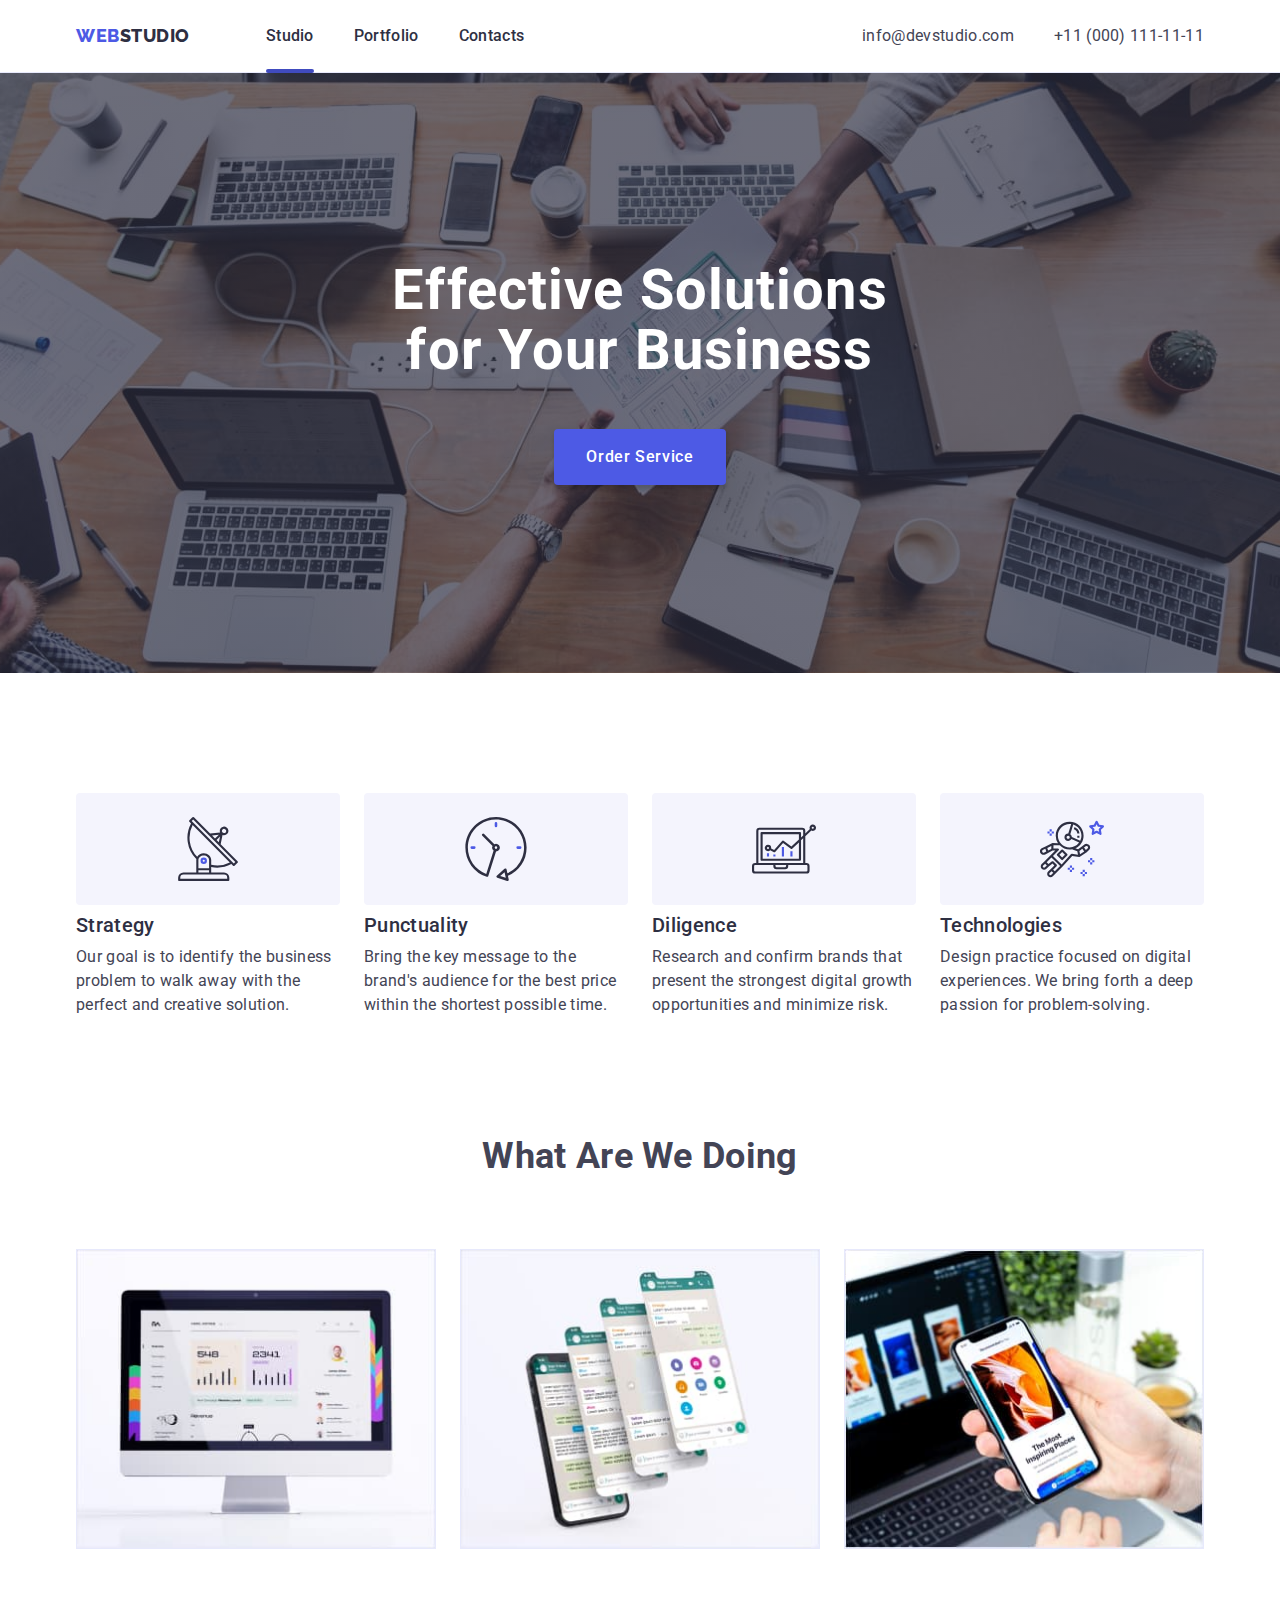
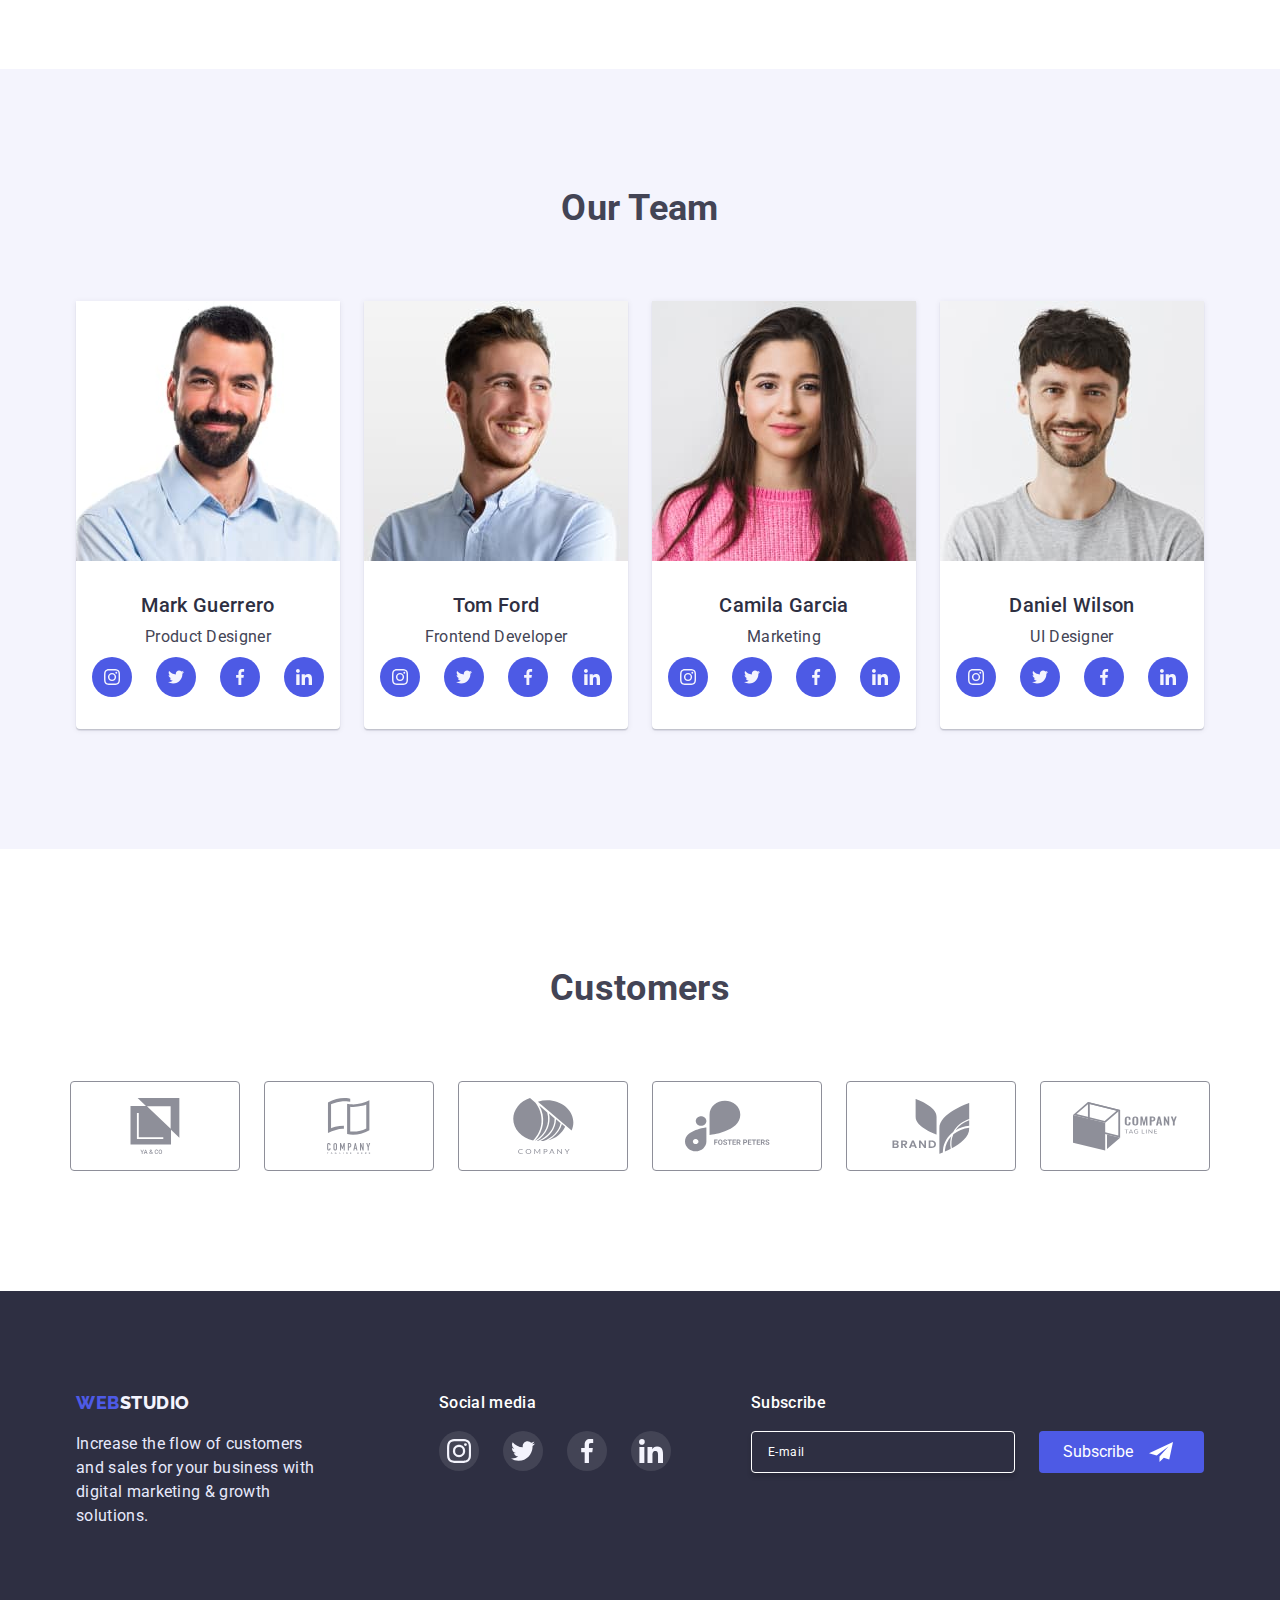
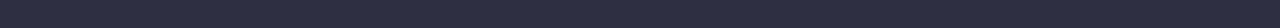
<file: index.html>
<!DOCTYPE html>
<html lang="en">
  <head>
    <meta charset="UTF-8" />
    <meta http-equiv="X-UA-Compatible" content="IE=edge" />
    <meta name="viewport" content="width=device-width, initial-scale=1.0" />
    <title>Webstudio</title>
    <link
      href="https://fonts.googleapis.com/css2?family=Raleway:wght@800&family=Roboto:wght@400;500;700;900&display=swap"
      rel="stylesheet"
    />
    <link
      rel="stylesheet"
      href="https://cdnjs.cloudflare.com/ajax/libs/modern-normalize/1.0.0/modern-normalize.min.css"
    />
    <link rel="stylesheet" href="./css/styles.css" />
  </head>
  <body>
    <!-- Header -->
    <header class="page-header">
      <div class="header-container container">
        <nav class="nav-list">
          <a class="logo link" href="./index.html"
            >Web<span class="header-logo">Studio</span></a
          >
          <ul class="menu list">
            <li class="menu-item">
              <a class="nav-link link current" href="./index.html">Studio</a>
            </li>
            <li>
              <a class="nav-link link" href="./portfolio.html">Portfolio</a>
            </li>
            <li><a class="nav-link link" href="">Contacts</a></li>
          </ul>
        </nav>
        <address>
          <ul class="address-list list">
            <li class="address-item">
              <a class="address-link link" href="mailto:info@devstudio.com"
                >info@devstudio.com</a
              >
            </li>
            <li class="address-item">
              <a class="address-link link" href="tel:+110001111111"
                >+11 (000) 111-11-11</a
              >
            </li>
          </ul>
        </address>
      </div>
    </header>
    <main>
      <!-- Hero-section -->
      <section class="hero-section">
        <div class="container">
          <h1 class="hero-title">Effective Solutions for Your Business</h1>
          <button data-modal-open class="hero-btn btn" type="button">
            Order Service
          </button>
        </div>
      </section>
      <!-- Features -->
      <section class="features-section section">
        <div class="container">
          <h2 class="visually-hidden">Features</h2>
          <ul class="features-list list">
            <li class="features-item">
              <div class="features-icon-wrap">
                <svg class="features-icon" width="64" height="64">
                  <use href="./images/sprite.svg#icon-antenna"></use>
                </svg>
              </div>
              <h3 class="features-title">Strategy</h3>
              <p class="features-text">
                Our goal is to identify the business problem to walk away with
                the perfect and creative solution.
              </p>
            </li>
            <li class="features-item">
              <div class="features-icon-wrap">
                <svg width="64" height="64">
                  <use href="./images/sprite.svg#icon-clock"></use>
                </svg>
              </div>
              <h3 class="features-title">Punctuality</h3>
              <p class="features-text">
                Bring the key message to the brand's audience for the best price
                within the shortest possible time.
              </p>
            </li>
            <li class="features-item">
              <div class="features-icon-wrap">
                <svg width="64" height="64">
                  <use href="./images/sprite.svg#icon-diagram"></use>
                </svg>
              </div>
              <h3 class="features-title">Diligence</h3>
              <p class="features-text">
                Research and confirm brands that present the strongest digital
                growth opportunities and minimize risk.
              </p>
            </li>
            <li class="features-item">
              <div class="features-icon-wrap">
                <svg width="64" height="64">
                  <use href="./images/sprite.svg#icon-astronaut"></use>
                </svg>
              </div>
              <h3 class="features-title">Technologies</h3>
              <p class="features-text">
                Design practice focused on digital experiences. We bring forth a
                deep passion for problem-solving.
              </p>
            </li>
          </ul>
        </div>
      </section>
      <!-- Services -->
      <section class="services-section section">
        <div class="container">
          <h2 class="section-title">What are we doing</h2>
          <ul class="services-list list">
            <li class="services-item">
              <img
                src="./images/monitor.jpg"
                alt="Monitor"
                width="360"
                height="300"
              />
            </li>
            <li class="services-item">
              <img
                src="./images/application.jpg"
                alt="Applications in the phone"
                width="360"
                height="300"
              />
            </li>
            <li class="services-item">
              <img
                src="./images/phone.jpg"
                alt="Phone in hand"
                width="360"
                height="300"
              />
            </li>
          </ul>
        </div>
      </section>
      <!-- Team -->
      <section class="team-section section">
        <div class="container">
          <h2 class="section-title">Our Team</h2>
          <ul class="team-list list">
            <li class="team-item">
              <img
                src="./images/mark-guerrero.jpg"
                alt="Mark Guerrero"
                width="264"
                height="260"
              />
              <div class="card-desc">
                <h3 class="team-title">Mark Guerrero</h3>
                <p class="team-text">Product Designer</p>
                <ul class="social-media-list list">
                  <li class="social-media-item">
                    <a class="social-media-link" href="">
                      <svg class="social-media-icon">
                        <use href="./images/sprite.svg#icon-instagram"></use>
                      </svg>
                    </a>
                  </li>
                  <li class="social-media-item">
                    <a class="social-media-link" href="">
                      <svg class="social-media-icon">
                        <use href="./images/sprite.svg#icon-twitter"></use>
                      </svg>
                    </a>
                  </li>
                  <li class="social-media-item">
                    <a class="social-media-link" href="">
                      <svg class="social-media-icon">
                        <use href="./images/sprite.svg#icon-facebook"></use>
                      </svg>
                    </a>
                  </li>
                  <li class="social-media-item">
                    <a class="social-media-link" href="">
                      <svg class="social-media-icon">
                        <use href="./images/sprite.svg#icon-linkedin"></use>
                      </svg>
                    </a>
                  </li>
                </ul>
              </div>
            </li>
            <li class="team-item">
              <img
                src="./images/tom-ford.jpg"
                alt="Tom Ford"
                width="264"
                height="260"
              />
              <div class="card-desc">
                <h3 class="team-title">Tom Ford</h3>
                <p class="team-text">Frontend Developer</p>
                <ul class="social-media-list list">
                  <li class="social-media-item">
                    <a class="social-media-link" href="">
                      <svg class="social-media-icon">
                        <use href="./images/sprite.svg#icon-instagram"></use>
                      </svg>
                    </a>
                  </li>
                  <li class="social-media-item">
                    <a class="social-media-link" href="">
                      <svg class="social-media-icon">
                        <use href="./images/sprite.svg#icon-twitter"></use>
                      </svg>
                    </a>
                  </li>
                  <li class="social-media-item">
                    <a class="social-media-link" href="">
                      <svg class="social-media-icon">
                        <use href="./images/sprite.svg#icon-facebook"></use>
                      </svg>
                    </a>
                  </li>
                  <li class="social-media-item">
                    <a class="social-media-link" href="">
                      <svg class="social-media-icon">
                        <use href="./images/sprite.svg#icon-linkedin"></use>
                      </svg>
                    </a>
                  </li>
                </ul>
              </div>
            </li>
            <li class="team-item">
              <img
                src="./images/camila-garcia.jpg"
                alt="Camila Garcia"
                width="264"
                height="260"
              />
              <div class="card-desc">
                <h3 class="team-title">Camila Garcia</h3>
                <p class="team-text">Marketing</p>
                <ul class="social-media-list list">
                  <li class="social-media-item">
                    <a class="social-media-link" href="">
                      <svg class="social-media-icon">
                        <use href="./images/sprite.svg#icon-instagram"></use>
                      </svg>
                    </a>
                  </li>
                  <li class="social-media-item">
                    <a class="social-media-link" href="">
                      <svg class="social-media-icon">
                        <use href="./images/sprite.svg#icon-twitter"></use>
                      </svg>
                    </a>
                  </li>
                  <li class="social-media-item">
                    <a class="social-media-link" href="">
                      <svg class="social-media-icon">
                        <use href="./images/sprite.svg#icon-facebook"></use>
                      </svg>
                    </a>
                  </li>
                  <li class="social-media-item">
                    <a class="social-media-link" href="">
                      <svg class="social-media-icon">
                        <use href="./images/sprite.svg#icon-linkedin"></use>
                      </svg>
                    </a>
                  </li>
                </ul>
              </div>
            </li>
            <li class="team-item">
              <img
                src="./images/daniel-wilson.jpg"
                alt="Daniel Wilson"
                width="264"
                height="260"
              />
              <div class="card-desc">
                <h3 class="team-title">Daniel Wilson</h3>
                <p class="team-text">UI Designer</p>
                <ul class="social-media-list list">
                  <li class="social-media-item">
                    <a class="social-media-link" href="">
                      <svg class="social-media-icon">
                        <use href="./images/sprite.svg#icon-instagram"></use>
                      </svg>
                    </a>
                  </li>
                  <li class="social-media-item">
                    <a class="social-media-link" href="">
                      <svg class="social-media-icon">
                        <use href="./images/sprite.svg#icon-twitter"></use>
                      </svg>
                    </a>
                  </li>
                  <li class="social-media-item">
                    <a class="social-media-link" href="">
                      <svg class="social-media-icon">
                        <use href="./images/sprite.svg#icon-facebook"></use>
                      </svg>
                    </a>
                  </li>
                  <li class="social-media-item">
                    <a class="social-media-link" href="">
                      <svg class="social-media-icon">
                        <use href="./images/sprite.svg#icon-linkedin"></use>
                      </svg>
                    </a>
                  </li>
                </ul>
              </div>
            </li>
          </ul>
        </div>
      </section>
      <!-- Customers -->
      <section class="customers-section section">
        <div class="container">
          <h2 class="section-title">Customers</h2>
          <ul class="customers-list list">
            <li class="customers-item">
              <a href="" class="customers-link">
                <svg class="customers-logo">
                  <use href="./images/sprite.svg#icon-group"></use>
                </svg>
              </a>
            </li>
            <li class="customers-item">
              <a href="" class="customers-link">
                <svg class="customers-logo">
                  <use href="./images/sprite.svg#icon-group-1"></use>
                </svg>
              </a>
            </li>
            <li class="customers-item">
              <a href="" class="customers-link">
                <svg class="customers-logo">
                  <use href="./images/sprite.svg#icon-group-2"></use>
                </svg>
              </a>
            </li>
            <li class="customers-item">
              <a href="" class="customers-link">
                <svg class="customers-logo">
                  <use href="./images/sprite.svg#icon-group-3"></use>
                </svg>
              </a>
            </li>
            <li class="customers-item">
              <a href="" class="customers-link">
                <svg class="customers-logo">
                  <use href="./images/sprite.svg#icon-group-4"></use>
                </svg>
              </a>
            </li>
            <li class="customers-item">
              <a href="" class="customers-link">
                <svg class="customers-logo">
                  <use href="./images/sprite.svg#icon-group-5"></use>
                </svg>
              </a>
            </li>
          </ul>
        </div>
      </section>
    </main>
    <!-- Footer -->
    <footer class="footer-section">
      <div class="container footer-container">
        <div class="footer-left-side">
          <a class="logo link" href="./index.html"
            >Web<span class="logo-footer">Studio</span></a
          >
          <p class="footer-text">
            Increase the flow of customers and sales for your business with
            digital marketing &amp; growth solutions.
          </p>
        </div>

        <div class="footer-social-media-wrap">
          <p class="media-text">Social media</p>
          <ul class="social-media-list list">
            <li class="social-media-item">
              <a class="social-media-link footer-media-link" href="">
                <svg class="social-media-icon footer-media-icon">
                  <use href="./images/sprite.svg#icon-instagram"></use>
                </svg>
              </a>
            </li>
            <li class="social-media-item">
              <a class="social-media-link footer-media-link" href="">
                <svg class="social-media-icon footer-media-icon">
                  <use href="./images/sprite.svg#icon-twitter"></use>
                </svg>
              </a>
            </li>
            <li class="social-media-item">
              <a class="social-media-link footer-media-link" href="">
                <svg class="social-media-icon footer-media-icon">
                  <use href="./images/sprite.svg#icon-facebook"></use>
                </svg>
              </a>
            </li>
            <li class="social-media-item">
              <a class="social-media-link footer-media-link" href="">
                <svg class="social-media-icon footer-media-icon">
                  <use href="./images/sprite.svg#icon-linkedin"></use>
                </svg>
              </a>
            </li>
          </ul>
        </div>

        <!-- form -->
        <form class="footer-form">
          <p class="footer-form-title">Subscribe</p>
          <div class="footer-form-field">
            <input type="email" class="form-input-mail" placeholder="E-mail" />

            <button type="submit" class="footer-form-btn">
              Subscribe
              <svg width="24" height="24">
                <use href="./images/sprite.svg#icon-send"></use>
              </svg>
            </button>
          </div>
        </form>
      </div>
    </footer>

    <div class="backdrop is-hidden" data-modal>
      <div class="modal">
        <button class="modal-close-btn" data-modal-close>
          <svg class="close-btn-icon">
            <use href="./images/sprite.svg#icon-close"></use>
          </svg>
        </button>

        <!-- form -->
        <p class="modal-form-title">
          Leave your contacts and we will call you back
        </p>
        <form class="modal-form">
          <div class="modal-form-field">
            <label for="name" class="modal-form-label">Name</label>
            <div class="modal-form-input-wrap">
              <input
                class="modal-form-input"
                type="text"
                name="name"
                id="name"
                required
                pattern="[a-zA-Za-яА-Я]+"
                minlength="3"
              />

              <svg class="modal-input-icon" width="18" height="24">
                <use href="./images/sprite.svg#icon-person"></use>
              </svg>
            </div>
          </div>

          <div class="modal-form-field">
            <label for="phone" class="modal-form-label">Phone</label>
            <div class="modal-form-input-wrap">
              <input
                class="modal-form-input"
                type="tel"
                name="phone"
                id="phone"
                required
                pattern="[0-9{3}-[0-9]{3}-[0-9]{2}-[0-9]{2}]"
                title="xxx-xxx-xx-xx"
              />

              <svg class="modal-input-icon" width="18" height="24">
                <use href="./images/sprite.svg#icon-phone"></use>
              </svg>
            </div>
          </div>

          <div class="modal-form-field">
            <label for="mail" class="modal-form-label">Email</label>
            <div class="modal-form-input-wrap">
              <input
                class="modal-form-input"
                type="email"
                name="mail"
                id="mail"
              />
              <svg class="modal-input-icon" width="18" height="24">
                <use href="./images/sprite.svg#icon-email"></use>
              </svg>
            </div>
          </div>

          <div class="modal-form-field">
            <label for="comment" class="modal-form-label">Comment</label>
            <textarea
              id="comment"
              class="modal-text-area"
              name="comment"
              placeholder="Text input"
            ></textarea>
            <svg class="modal-input-icon" width="18" height="24">
              <use href="./images/sprite.svg#"></use>
            </svg>
          </div>

          <input
            id="checkbox"
            class="modal-form-checkbox visually-hidden"
            type="checkbox"
            name="policy"
          />
          <label for="checkbox" class="modal-check-label"
            >I accept the terms and conditions of the&nbsp;
            <a href="" class="modal-link">Privacy Policy</a></label
          >

          <button class="modal-send-btn btn" type="submit">Send</button>
        </form>
      </div>
    </div>

    <script src="./js/modal.js"></script>
  </body>
</html>
</file>
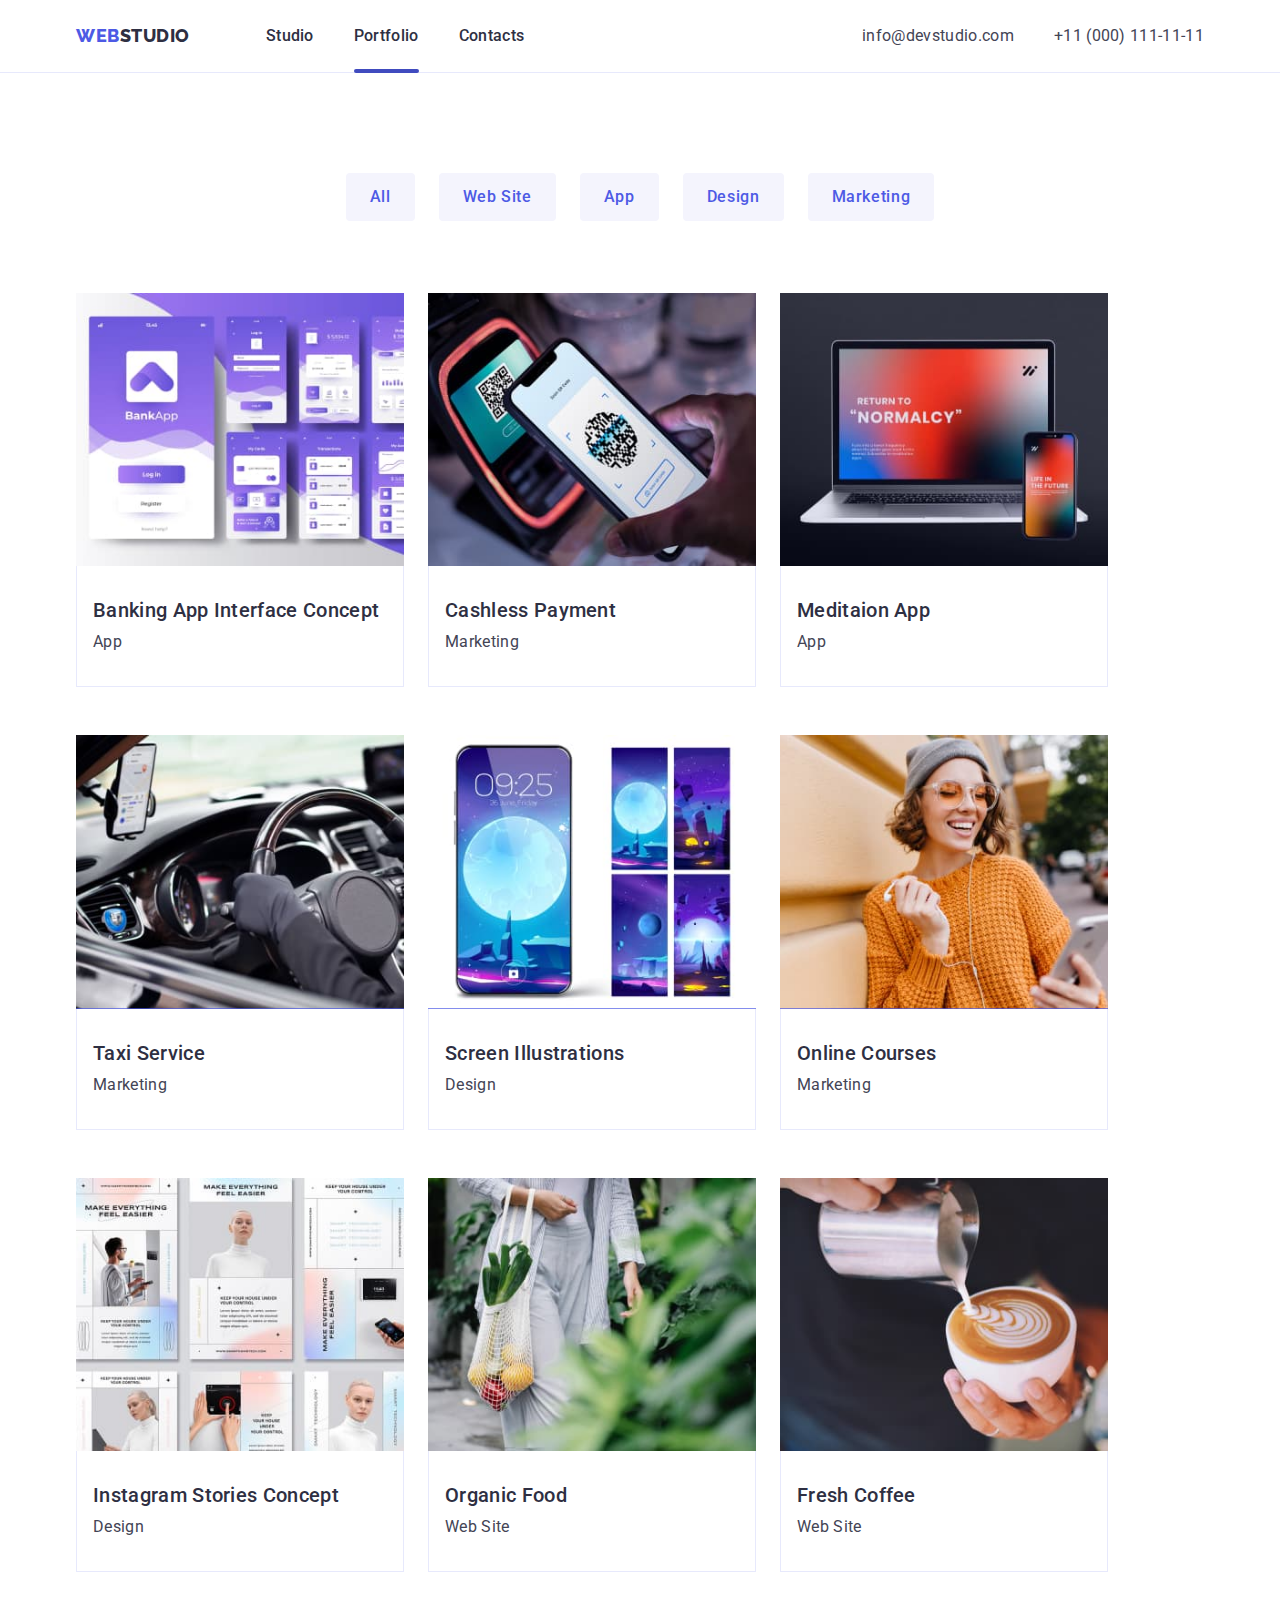
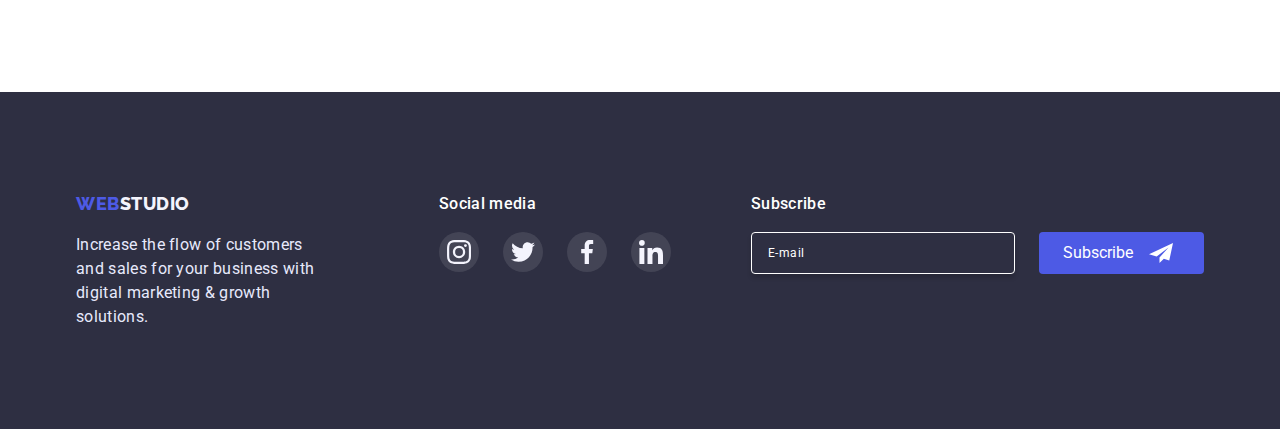
<file: portfolio.html>
<!DOCTYPE html>
<html lang="en">
  <head>
    <meta charset="UTF-8" />
    <meta http-equiv="X-UA-Compatible" content="IE=edge" />
    <meta name="viewport" content="width=device-width, initial-scale=1.0" />
    <title>Portfolio</title>
    <link
      href="https://fonts.googleapis.com/css2?family=Raleway:wght@800&family=Roboto:wght@400;500;700;900&display=swap"
      rel="stylesheet"
    />
    <link
      rel="stylesheet"
      href="https://cdnjs.cloudflare.com/ajax/libs/modern-normalize/1.0.0/modern-normalize.min.css"
    />
    <link rel="stylesheet" href="./css/styles.css" />
  </head>
  <body>
    <!-- Header -->
    <header class="page-header">
      <div class="header-container container">
        <nav class="nav-list">
          <a class="logo link" href="./index.html"
            >Web<span class="header-logo">Studio</span></a
          >
          <ul class="menu list">
            <li><a class="nav-link link" href="./index.html">Studio</a></li>
            <li class="menu-item">
              <a class="nav-link link current" href="./portfolio.html"
                >Portfolio</a
              >
            </li>
            <li><a class="nav-link link" href="">Contacts</a></li>
          </ul>
        </nav>
        <address>
          <ul class="address-list list">
            <li class="address-item">
              <a class="address-link link" href="mailto:info@devstudio.com"
                >info@devstudio.com</a
              >
            </li>
            <li class="address-item">
              <a class="address-link link" href="tel:+110001111111"
                >+11 (000) 111-11-11</a
              >
            </li>
          </ul>
        </address>
      </div>
    </header>
    <main>
      <!-- portfolio-section -->
      <section class="portfolio-section">
        <div class="container">
          <h1 class="visually-hidden">Portfolio</h1>
          <ul class="filters-list list">
            <li><button class="filters-btn btn" type="button">All</button></li>
            <li>
              <button class="filters-btn btn" type="button">Web Site</button>
            </li>
            <li><button class="filters-btn btn" type="button">App</button></li>
            <li>
              <button class="filters-btn btn" type="button">Design</button>
            </li>
            <li>
              <button class="filters-btn btn" type="button">Marketing</button>
            </li>
          </ul>
          <ul class="portfolio-list list">
            <li class="portfolio-item">
              <a class="portfolio-link link" href="">
                <div class="img-overlay-wrapper">
                  <img
                    src="./images/portfolio/banking.jpg"
                    alt="Banking App Interface Concept"
                    width="360"
                  />
                  <p class="overlay">
                    14 Stylish and User-Friendly App Design Concepts · Task
                    Manager App · Calorie Tracker App · Exotic Fruit Ecommerce
                    App · Cloud Storage App
                  </p>
                </div>

                <div class="portfolio-card-desc">
                  <h2 class="portfolio-title link">
                    Banking App Interface Concept
                  </h2>
                  <p class="portfolio-text link">App</p>
                </div>
              </a>
            </li>
            <li class="portfolio-item">
              <a class="portfolio-link link" href="">
                <div class="img-overlay-wrapper">
                  <img
                    src="./images/portfolio/cashless.jpg"
                    alt="Cashless Payment"
                    width="360"
                  />
                  <p class="overlay">
                    14 Stylish and User-Friendly App Design Concepts · Task
                    Manager App · Calorie Tracker App · Exotic Fruit Ecommerce
                    App · Cloud Storage App
                  </p>
                </div>

                <div class="portfolio-card-desc">
                  <h2 class="portfolio-title link">Cashless Payment</h2>
                  <p class="portfolio-text link">Marketing</p>
                </div>
              </a>
            </li>
            <li class="portfolio-item">
              <a class="portfolio-link link" href="">
                <div class="img-overlay-wrapper">
                  <img
                    src="./images/portfolio/meditation.jpg"
                    alt="Meditaion App"
                    width="360"
                  />
                  <p class="overlay">
                    14 Stylish and User-Friendly App Design Concepts · Task
                    Manager App · Calorie Tracker App · Exotic Fruit Ecommerce
                    App · Cloud Storage App
                  </p>
                </div>
                <div class="portfolio-card-desc">
                  <h2 class="portfolio-title link">Meditaion App</h2>
                  <p class="portfolio-text link">App</p>
                </div>
              </a>
            </li>
            <li class="portfolio-item">
              <a class="portfolio-link link" href="">
                <div class="img-overlay-wrapper">
                  <img
                    src="./images/portfolio/taxi.jpg"
                    alt="Taxi Service"
                    width="360"
                  />
                  <p class="overlay">
                    14 Stylish and User-Friendly App Design Concepts · Task
                    Manager App · Calorie Tracker App · Exotic Fruit Ecommerce
                    App · Cloud Storage App
                  </p>
                </div>

                <div class="portfolio-card-desc">
                  <h2 class="portfolio-title link">Taxi Service</h2>
                  <p class="portfolio-text link">Marketing</p>
                </div>
              </a>
            </li>
            <li class="portfolio-item">
              <a class="portfolio-link link" href="">
                <div class="img-overlay-wrapper">
                  <img
                    src="./images/portfolio/illustratios.jpg"
                    alt="Screen Illustrations"
                    width="360"
                  />
                  <p class="overlay">
                    14 Stylish and User-Friendly App Design Concepts · Task
                    Manager App · Calorie Tracker App · Exotic Fruit Ecommerce
                    App · Cloud Storage App
                  </p>
                </div>

                <div class="portfolio-card-desc">
                  <h2 class="portfolio-title link">Screen Illustrations</h2>
                  <p class="portfolio-text link">Design</p>
                </div>
              </a>
            </li>
            <li class="portfolio-item">
              <a class="portfolio-link link" href="">
                <div class="img-overlay-wrapper">
                  <img
                    src="./images/portfolio/courses.jpg"
                    alt="Online Courses"
                    width="360"
                  />
                  <p class="overlay">
                    14 Stylish and User-Friendly App Design Concepts · Task
                    Manager App · Calorie Tracker App · Exotic Fruit Ecommerce
                    App · Cloud Storage App
                  </p>
                </div>

                <div class="portfolio-card-desc">
                  <h2 class="portfolio-title link">Online Courses</h2>
                  <p class="portfolio-text link">Marketing</p>
                </div>
              </a>
            </li>
            <li class="portfolio-item">
              <a class="portfolio-link link" href="">
                <div class="img-overlay-wrapper">
                  <img
                    src="./images/portfolio/instagram.jpg"
                    alt="Instagram Stories Concept"
                    width="360"
                  />
                  <p class="overlay">
                    14 Stylish and User-Friendly App Design Concepts · Task
                    Manager App · Calorie Tracker App · Exotic Fruit Ecommerce
                    App · Cloud Storage App
                  </p>
                </div>

                <div class="portfolio-card-desc">
                  <h2 class="portfolio-title link">
                    Instagram Stories Concept
                  </h2>
                  <p class="portfolio-text link">Design</p>
                </div>
              </a>
            </li>
            <li class="portfolio-item">
              <a class="portfolio-link link" href="">
                <div class="img-overlay-wrapper">
                  <img
                    src="./images/portfolio/food.jpg"
                    alt="Organic Food"
                    width="360"
                  />
                  <p class="overlay">
                    14 Stylish and User-Friendly App Design Concepts · Task
                    Manager App · Calorie Tracker App · Exotic Fruit Ecommerce
                    App · Cloud Storage App   lorem*40
                  </p>
                </div>

                <div class="portfolio-card-desc">
                  <h2 class="portfolio-title link">Organic Food</h2>
                  <p class="portfolio-text link">Web Site</p>
                </div>
              </a>
            </li>
            <li class="portfolio-item">
              <a class="portfolio-link link" href=""
                ><div class="img-overlay-wrapper">
                  <img
                    src="./images/portfolio/coffee.jpg"
                    alt="Fresh Coffee"
                    width="360"
                  />
                  <p class="overlay">
                    14 Stylish and User-Friendly App Design Concepts · Task
                    Manager App · Calorie Tracker App · Exotic Fruit Ecommerce
                    App · Cloud Storage App
                  </p>
                </div>

                <div class="portfolio-card-desc">
                  <h2 class="portfolio-title">Fresh Coffee</h2>
                  <p class="portfolio-text">Web Site</p>
                </div>
              </a>
            </li>
          </ul>
        </div>
      </section>
    </main>
    <!-- Footer -->
    <footer class="footer-section">
      <div class="container footer-container">
        <div class="footer-left-side">
          <a class="logo link" href="./index.html"
            >Web<span class="logo-footer">Studio</span></a
          >
          <p class="footer-text">
            Increase the flow of customers and sales for your business with
            digital marketing &amp; growth solutions.
          </p>
        </div>

        <div class="footer-social-media-wrap">
          <p class="media-text">Social media</p>
          <ul class="social-media-list list">
            <li class="social-media-item">
              <a class="social-media-link footer-media-link" href="">
                <svg class="social-media-icon footer-media-icon">
                  <use href="./images/sprite.svg#icon-instagram"></use>
                </svg>
              </a>
            </li>
            <li class="social-media-item">
              <a class="social-media-link footer-media-link" href="">
                <svg class="social-media-icon footer-media-icon">
                  <use href="./images/sprite.svg#icon-twitter"></use>
                </svg>
              </a>
            </li>
            <li class="social-media-item">
              <a class="social-media-link footer-media-link" href="">
                <svg class="social-media-icon footer-media-icon">
                  <use href="./images/sprite.svg#icon-facebook"></use>
                </svg>
              </a>
            </li>
            <li class="social-media-item">
              <a class="social-media-link footer-media-link" href="">
                <svg class="social-media-icon footer-media-icon">
                  <use href="./images/sprite.svg#icon-linkedin"></use>
                </svg>
              </a>
            </li>
          </ul>
        </div>

<!-- form -->
           <form class="footer-form">
               <p class="footer-form-title">Subscribe</p>
          <div class="footer-form-field">
            <input type="email" class="form-input-mail" placeholder="E-mail" />

            <button type="submit" class="footer-form-btn">
              Subscribe
              <svg width="24" height="24">
                <use href="./images/sprite.svg#icon-send"></use>
              </svg>
            </button>
          </div>
        </form>
      </div>
    </footer>
  </body>
</html>
</file>
<file: css/styles.css>
:root {
  --color-primary-brand: #4D5AE5;
  --color-pressed-state: #404BBF;
  --color-dark: #2E2F42;
  --color-success: #31D0AA;
  --color-text: #434455;
  --color-subtle-text: #8E8F99;
  --color-accent: #E7E9FC;
  --color-light: #F4F4FD;
  --color-modal-overlay: rgba(46, 47, 66, 0.4);
  --color-hero-background: rgba(46, 47, 66, 0.7);
  --color-white: #FFFFFF;
  --card-gap: 24px;


}

h1,
h2,
h3,
h4,
h5,
h6,
p,
ul {
  margin: 0;
  padding: 0;
}

.link {
  text-decoration: none;
}

.list {
  list-style: none;
  max-width: 100%;
  height: auto;
}

img {
  display: block;
  max-width: 100%;
  height: auto;
}

body {
  font-family: roboto, sans-serif;
  font-weight: 400;
  font-size: 16px;
  line-height: 1.5;
  letter-spacing: 0.02em;
  color: var(--color-text);
  background-color: var(--color-white);
}

.container {
  max-width: 1158px;
  margin-left: auto;
  margin-right: auto;
  padding-left: 15px;
  padding-right: 15px;
}

.visually-hidden {
  position: absolute;
  white-space: nowrap;
  width: 1px;
  height: 1px;
  overflow: hidden;
  border: 0;
  padding: 0;
  clip: rect(0, 0, 0, 0);
  clip-path: inset(50%);
  margin: -1px;
}

.logo {
  font-family: Raleway, sans-serif;
  font-weight: 800;
  font-size: 18px;
  line-height: 1.33;
  letter-spacing: 0.03em;
  color: var(--color-primary-brand);
  text-transform: uppercase;
}

.btn {
  font-family: Roboto, sans-serif;
  font-weight: 500;
  font-size: 16px;
  line-height: 1.5;
  letter-spacing: 0.04em;
  cursor: pointer;
  border: none;
}

.section {
  padding-top: 120px;
  padding-bottom: 120px;
}

.section-title {
  font-size: 36px;
  line-height: 1.11;
  text-align: center;
  text-transform: capitalize;
  margin-bottom: 72px;
}

.features-title,
.team-title,
.portfolio-title {
  font-weight: 500;
  font-size: 20px;
  line-height: 1.2;
  color: var(--color-dark);
}


/* Header */
.page-header {
  border-bottom: 1px solid var(--color-accent);
}

.header-container {
  display: flex;
  justify-content: space-between;
  padding-top: 24px;
  padding-bottom: 24px;
}


.header-logo {
  color: var(--color-dark);
  margin-right: 76px;
}

.nav-list {
  display: flex;
}

.menu {
  display: flex;
  gap: 40px;
}

.nav-link {
  font-weight: 500;
  color: var(--color-dark);
  transition: color 250ms cubic-bezier(0.4, 0, 0.2, 1);

}

.nav-link:hover,
.nav-link:focus {
  color: var(--color-pressed-state);
}

.menu-item {
  position: relative;
}

.current::after {
  content: '';
  position: absolute;
  bottom: -25px;
  display: block;
  width: 100%;
  height: 4px;
  background: var(--color-pressed-state);
  border-radius: 2px;
}

.address-list {
  display: flex;
  gap: 40px
}

.address-link {
  color: var(--color-text);
  font-style: normal;
  margin-left: auto;
  transition: color 250ms cubic-bezier(0.4, 0, 0.2, 1);
}

.address-link:hover,
.address-link:focus {
  color: var(--color-pressed-state);
}

/* Hero-section */
.hero-section {
  text-align: center;
  background-image: linear-gradient(rgba(46, 47, 66, 0.7), rgba(46, 47, 66, 0.7)), url(../images/bg.jpg);
  background-repeat: no-repeat;
  background-position: center;
  background-color: var(--color-hero-background);
  /* background-size: cover; */
  padding-top: 188px;
  padding-bottom: 188px;
}

.hero-section>.container {
  max-width: 530px;
}

.hero-title {
  font-size: 56px;
  line-height: 1.07;
  letter-spacing: 0.02em;
  color: var(--color-white);
  margin-bottom: 48px;
}

.hero-btn {
  background: var(--color-primary-brand);
  box-shadow: 0px 4px 4px rgba(0, 0, 0, 0.15);
  border-radius: 4px;
  color: var(--color-white);
  padding: 16px 32px;
  transition: background-color 250ms cubic-bezier(0.4, 0, 0.2, 1);
}

.hero-btn:hover,
.hero-btn:focus {
  background-color: var(--color-pressed-state);
}

/* Features */
.features-list {
  display: flex;
  gap: 24px;
  flex-wrap: wrap;
}

.features-item {
  flex-basis: calc((100% - 72px) / 4);
}

.features-title {
  margin-bottom: 8px;
}

.features-icon-wrap {
  display: flex;
  background-color: var(--color-light);
  border-radius: 4px;
  margin-bottom: 8px;
  padding: 24px 10px;
  justify-content: center;
  align-items: center;
}

/* Services */
.services-section {
  padding-top: 0;
}

.services-list {
  display: flex;
  gap: 24px;
  flex-wrap: wrap;
}

.services-item {
  max-width: 360px;
  background: linear-gradient(0deg, rgba(77, 90, 229, 0.1), rgba(77, 90, 229, 0.1));
  border: 1px solid var(--color-accent);
  flex-basis: calc((100% - 48px) / 3);
}

/* Team */
.team-section {
  background-color: var(--color-light);
}

.team-list {
  display: flex;
  gap: 24px;
  flex-wrap: wrap;
}

.team-item {
  background: var(--color-white);
  box-shadow: 0px 1px 6px rgba(46, 47, 66, 0.08), 0px 1px 1px rgba(46, 47, 66, 0.16), 0px 2px 1px rgba(46, 47, 66, 0.08);
  border-radius: 0px 0px 4px 4px;
  text-align: center;
  flex-basis: calc(100%/4 - var(--card-gap) * 3);
}

.card-desc {
  padding: 32px 16px;
}

.team-title {
  margin-bottom: 8px;
}

.team-text {
  margin-bottom: 8px;
}

.social-media-list {
  display: flex;
  justify-content: center;
  gap: 24px;
}

.social-media-link {
  width: 40px;
  height: 40px;
  border-radius: 50%;
  background-color: var(--color-primary-brand);
  display: flex;
  justify-content: center;
  align-items: center;
  transition: background-color 250ms cubic-bezier(0.4, 0, 0.2, 1);
}

.social-media-link:hover,
.social-media-link:focus {
  background-color: var(--color-pressed-state);
}

.social-media-icon {
  width: 16px;
  height: 16px;
}

/* Customers */
.customers-list {
  display: flex;
  justify-content: center;
  gap: 24px;
}

.customers-link {
  display: flex;
  border: 1px solid var(--color-subtle-text);
  border-radius: 4px;
  padding: 16px 32px;
  transition: border-color 250ms cubic-bezier(0.4, 0, 0.2, 1);
}

.customers-link:hover,
.customers-link:focus {
  border-color: var(--color-pressed-state);
}

.customers-logo {
  width: 104px;
  height: 56px;
  fill: var(--color-subtle-text);
  transition: fill 250ms cubic-bezier(0.4, 0, 0.2, 1);
}

.customers-link:hover .customers-logo,
.customers-link:focus .customers-logo {
  fill: var(--color-pressed-state);
}

/* Footer */
.footer-section {
  background-color: var(--color-dark);
  padding-top: 100px;
  padding-bottom: 100px;
}

.footer-container {
  display: flex;
}

.footer-left-side {
  margin-right: 120px;
}

.logo-footer {
  color: var(--color-light);
}

.footer-text {
  color: var(--color-accent);
  max-width: 264px;
  margin-top: 16px;
}

.footer-social-media-wrap {
  margin-right: 80px;
}

.media-text {
  margin-bottom: 16px;
  font-weight: 500;
  color: var(--color-white);
}

.footer-media-link {
  background-color: rgba(255, 255, 255, 0.1);
  transition: background-color 250ms cubic-bezier(0.4, 0, 0.2, 1);
}


.footer-media-link:hover,
.footer-media-link:focus {
  background-color: var(--color-success);

}

.footer-media-icon {
  width: 24px;
  height: 24px;
}

.footer-form-field {
  display: flex;
  flex-direction: row;
}

.footer-form-title {
  font-weight: 500;
  color: var(--color-white);
  margin-bottom: 16px;
}

.form-input-mail {
  padding: 8px 16px;
  margin-right: 24px;
  min-width: 264px;
  font-size: 12px;
  line-height: 2;
  letter-spacing: 0.04em;
  border: 1px solid #FFFFFF;
  box-shadow: 0px 4px 4px rgba(0, 0, 0, 0.15);
  border-radius: 4px;
  background-color: transparent;
  outline: none;

}

.form-input-mail::placeholder {
  color: var(--color-white);
}

.footer-form-btn {
  display: flex;
  align-items: center;
  padding: 8px 24px;
  gap: 16px;
  min-width: 165px;
  background: var(--color-primary-brand);
  border-radius: 4px;
  color: var(--color-white);
  border: none;
  transition: background-color 250ms cubic-bezier(0.4, 0, 0.2, 1);
}

.footer-form-btn:hover,
.footer-form-btn:focus {
  background-color: var(--color-pressed-state);
}

/*  =================== Portfolio =============================*/
.portfolio-section {
  padding-top: 100px;
  padding-bottom: 120px;
}

.filters-list {
  display: flex;
  gap: 24px;
  justify-content: center;
  margin-bottom: 72px;
}

.filters-btn {
  color: var(--color-primary-brand);
  background-color: var(--color-light);
  border: 1px solid var(--color-accent);
  border-radius: 4px;
  padding: 12px 24px;
  border: none;
  transition: background-color 250ms cubic-bezier(0.4, 0, 0.2, 1), color 250ms cubic-bezier(0.4, 0, 0.2, 1);

}

.filters-btn:hover,
.filters-btn:focus {
  color: var(--color-white);
  background-color: var(--color-pressed-state);
  box-shadow: 0px 3px 1px rgba(0, 0, 0, 0.1),
    0px 2px 1px rgba(0, 0, 0, 0.08),
    0px 2px 2px rgba(0, 0, 0, 0.12);
  border-radius: 4px;
}

.portfolio-list {
  display: flex;
  row-gap: 48px;
  column-gap: 24px;
  flex-wrap: wrap;
}

.img-overlay-wrapper {
  position: relative;
  overflow: hidden;
}

.overlay {
  position: absolute;
  top: 0;
  left: 0;
  padding: 40px 32px;
  width: 100%;
  height: 100%;
  overflow: auto;
  transform: translate(0, 100%);
  transition: transform 250ms cubic-bezier(0.4, 0, 0.2, 1);
  color: var(--color-light);
  background-color: var(--color-primary-brand);
}

.portfolio-card-desc {
  padding: 32px 16px;
  border: 1px solid var(--color-accent);
  border-top: 0;
  transition: border 250ms cubic-bezier(0.4, 0, 0.2, 1);
}

.portfolio-link:hover .portfolio-card-desc,
.portfolio-link:focus .portfolio-card-desc {
  border: 1px solid var(--color-light);
  border-top: 0;
  box-shadow: 0px 1px 6px rgba(46, 47, 66, 0.08), 0px 1px 1px rgba(46, 47, 66, 0.16), 0px 2px 1px rgba(46, 47, 66, 0.08);
}

.portfolio-link:hover .overlay,
.portfolio-link:focus .overlay {
  transform: translate(0);
}

.portfolio-title {
  margin-bottom: 8px;
}

.portfolio-text {
  color: var(--color-text);
}

.portfolio-item {
  flex-basis: calc(100%/3 - var(--card-gap) * 2);
}


/* ==================Modal====================================*/

.backdrop {
  position: fixed;
  top: 0;
  left: 0;
  width: 100%;
  height: 100%;
  background-color: var(--color-modal-overlay);
  z-index: 100;
  transition: opacity 250ms cubic-bezier(0.4, 0, 0.2, 1), visibility 250ms cubic-bezier(0.4, 0, 0.2, 1);
}

.backdrop.is-hidden {
  opacity: 0;
  visibility: hidden;
  pointer-events: none;
}

.modal {
  position: absolute;
  top: 50%;
  left: 50%;
  transform: translate(-50%, -50%);
  max-width: 408px;
  width: 100%;
  height: 576px;
  display: flex;
  flex-direction: column;
  padding: 72px 24px 24px;

  background-color: var(--color-white);
  box-shadow: 0px 1px 1px rgba(0, 0, 0, 0.14), 0px 1px 3px rgba(0, 0, 0, 0.12), 0px 2px 1px rgba(0, 0, 0, 0.2);
  border-radius: 4px;
  transition: transform 250ms cubic-bezier(0.4, 0, 0.2, 1);
}

.modal-close-btn {
  position: absolute;
  top: 24px;
  right: 24px;
  width: 24px;
  height: 24px;
  border-radius: 50%;
  border: 1px solid var(--color-accent);
  background-color: transparent;
  padding: 0;
  display: flex;
  justify-content: center;
  align-items: center;
  transition: border-color 250ms cubic-bezier(0.4, 0, 0.2, 1);
  cursor: pointer;
}

.modal-close-btn:hover,
.modal-close-btn:focus {
  background-color: var(--color-pressed-state);
}

.modal-close-btn:hover .close-btn-icon,
.modal-close-btn:focus .close-btn-icon {
  fill: var(--color-white);
}

.close-btn-icon {
  width: 8px;
  height: 8px;
  transition: fill 250ms cubic-bezier(0.4, 0, 0.2, 1);

}

.backdrop.is-hidden .modal {
  transform: translate(-50%, -50%) scale(1.2);
}

/* Modal form */

.modal-form-title {
  margin-bottom: 16px;
  font-weight: 500;
  text-align: center;
  color: var(--color-dark);

}

.modal-form-field {
  display: flex;
  flex-direction: column;
  margin-bottom: 8px;
}

.modal-form-label {
  margin-bottom: 4px;
  font-size: 12px;
  line-height: 1.17;
  letter-spacing: 0.01em;
  color: var(--color-subtle-text);
}

.modal-form-input {
  padding: 8px 38px;
  width: 100%;
  height: 40px;
  border: 1px solid rgba(46, 47, 66, 0.2);
  border-radius: 4px;
  color: var(--color-dark);
  transition: border-color 250ms cubic-bezier(0.4, 0, 0.2, 1);
}

.modal-form-input-wrap {
  position: relative;
}

.modal-input-icon {
  position: absolute;
  top: 50%;
  left: 16px;
  transform: translateY(-50%);
  transition: fill 250ms cubic-bezier(0.4, 0, 0.2, 1);
}

.modal-form-input:focus {
  border-color: var(--color-primary-brand);
  outline: none;
}

.modal-form-input:focus+.modal-input-icon {
  fill: var(--color-primary-brand);
}

.modal-text-area {
  padding: 8px 16px;
  width: 100%;
  height: 120px;
  resize: none;
  font-size: 12px;
  letter-spacing: 0.04em;
  line-height: 1.17;
  border: 1px solid var(--color-modal-overlay);
  border: 1px solid rgba(46, 47, 66, 0.2);
  border-radius: 4px;
  transition: border-color 250ms cubic-bezier(0.4, 0, 0.2, 1);
}

.modal-text-area:focus {
  border-color: var(--color-primary-brand);
  outline: none;
}

.modal-text-area::placeholder {
  color: var(--color-modal-overlay);
}

.modal-check-label {
  display: flex;
  align-items: center;
  margin-top: 16px;
  font-size: 12px;
  line-height: 1.17;
  letter-spacing: 0.04em;
  color: var(--color-subtle-text);
}

.modal-check-label::before {
  content: '';
  display: block;
  width: 16px;
  height: 16px;
  margin-right: 8px;
  border: 1px solid var(--color-dark);
  border-radius: 2px;
  cursor: pointer;
}


.modal-form-checkbox:checked+.modal-check-label::before {
  background-image: url(../images/form-checkbox.svg);
  border: var(--color-pressed-state);
}

.modal-link {
  color: var(--color-primary-brand);
}

.modal-send-btn {
  display: block;
  padding: 16px 32px;
  margin: 0 auto;
  min-width: 169px;
  margin-top: 24px;
  background: var(--color-primary-brand);
  box-shadow: 0px 4px 4px rgba(0, 0, 0, 0.15);
  border-radius: 4px;
  color: var(--color-white);
  transition: background-color 250ms cubic-bezier(0.4, 0, 0.2, 1);
}

.modal-send-btn:hover,
.modal-send-btn:focus {
  background-color: var(--color-pressed-state);
}
</file>
